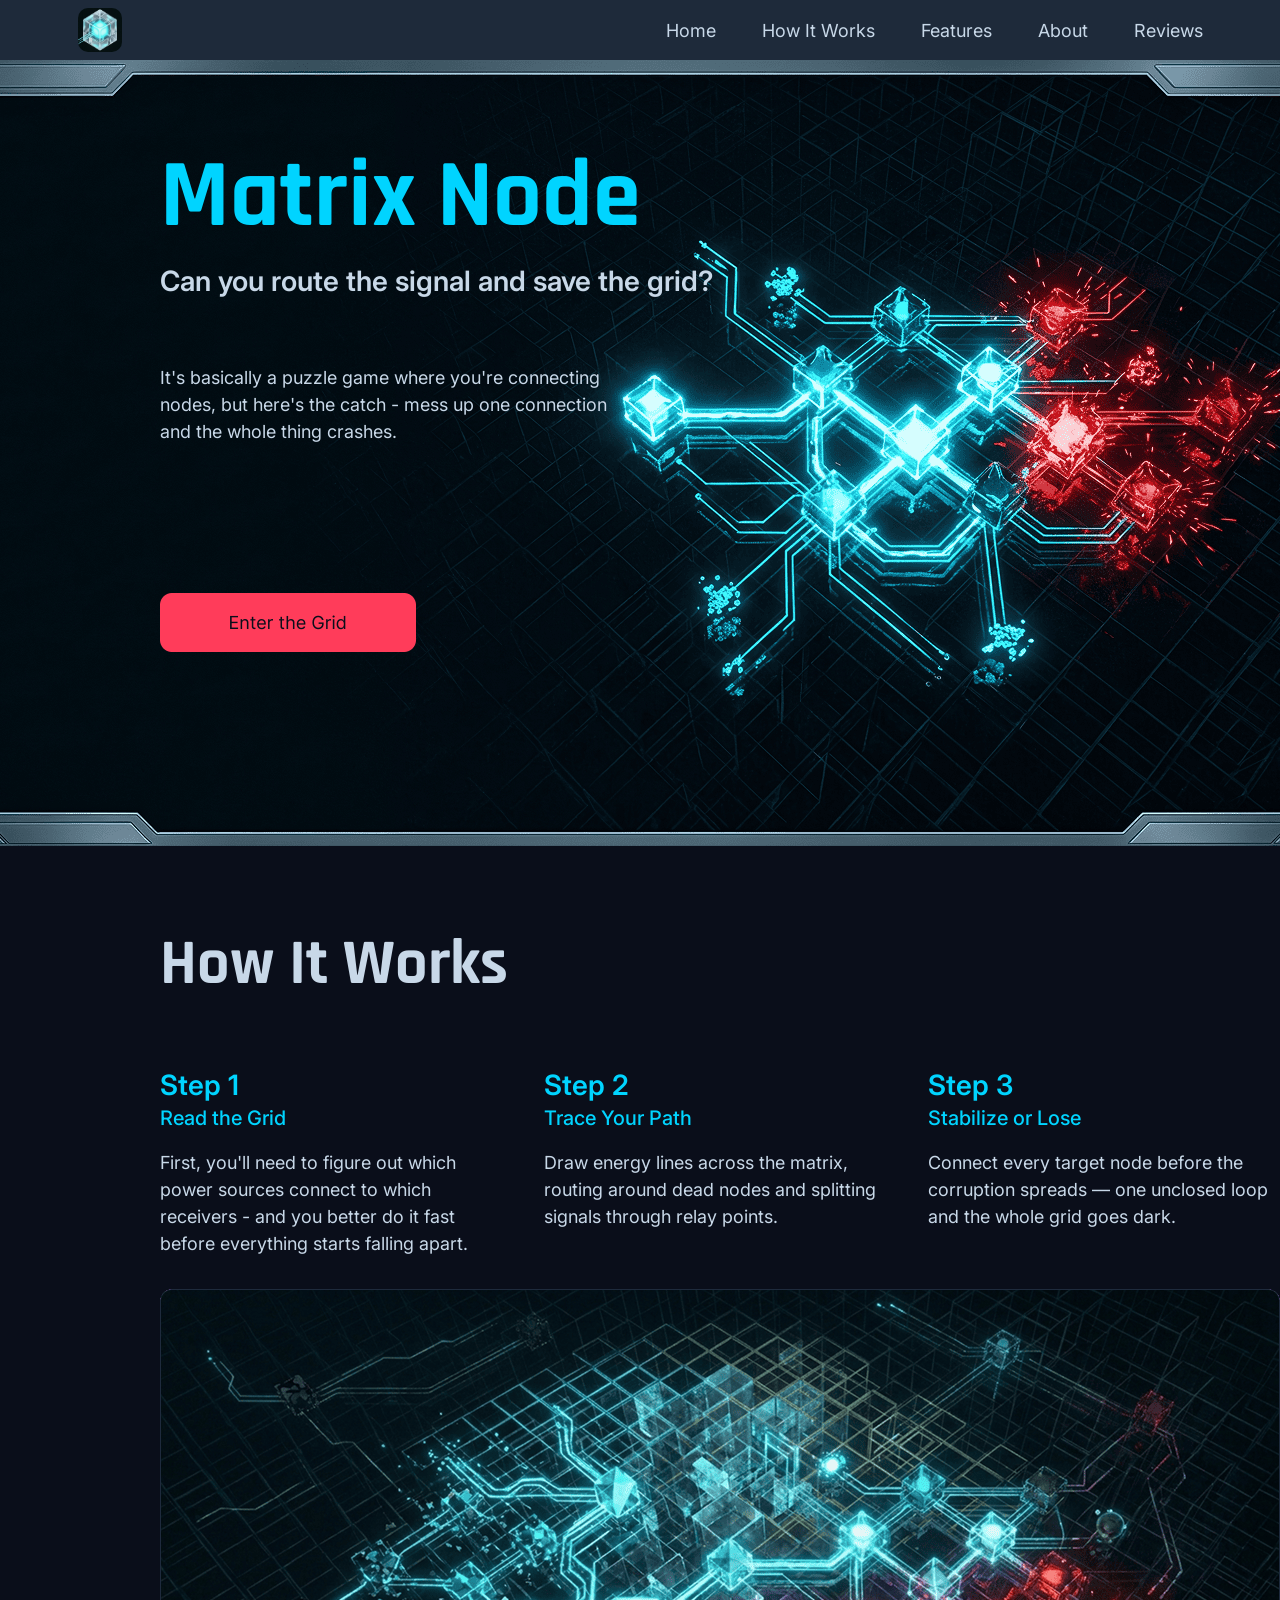
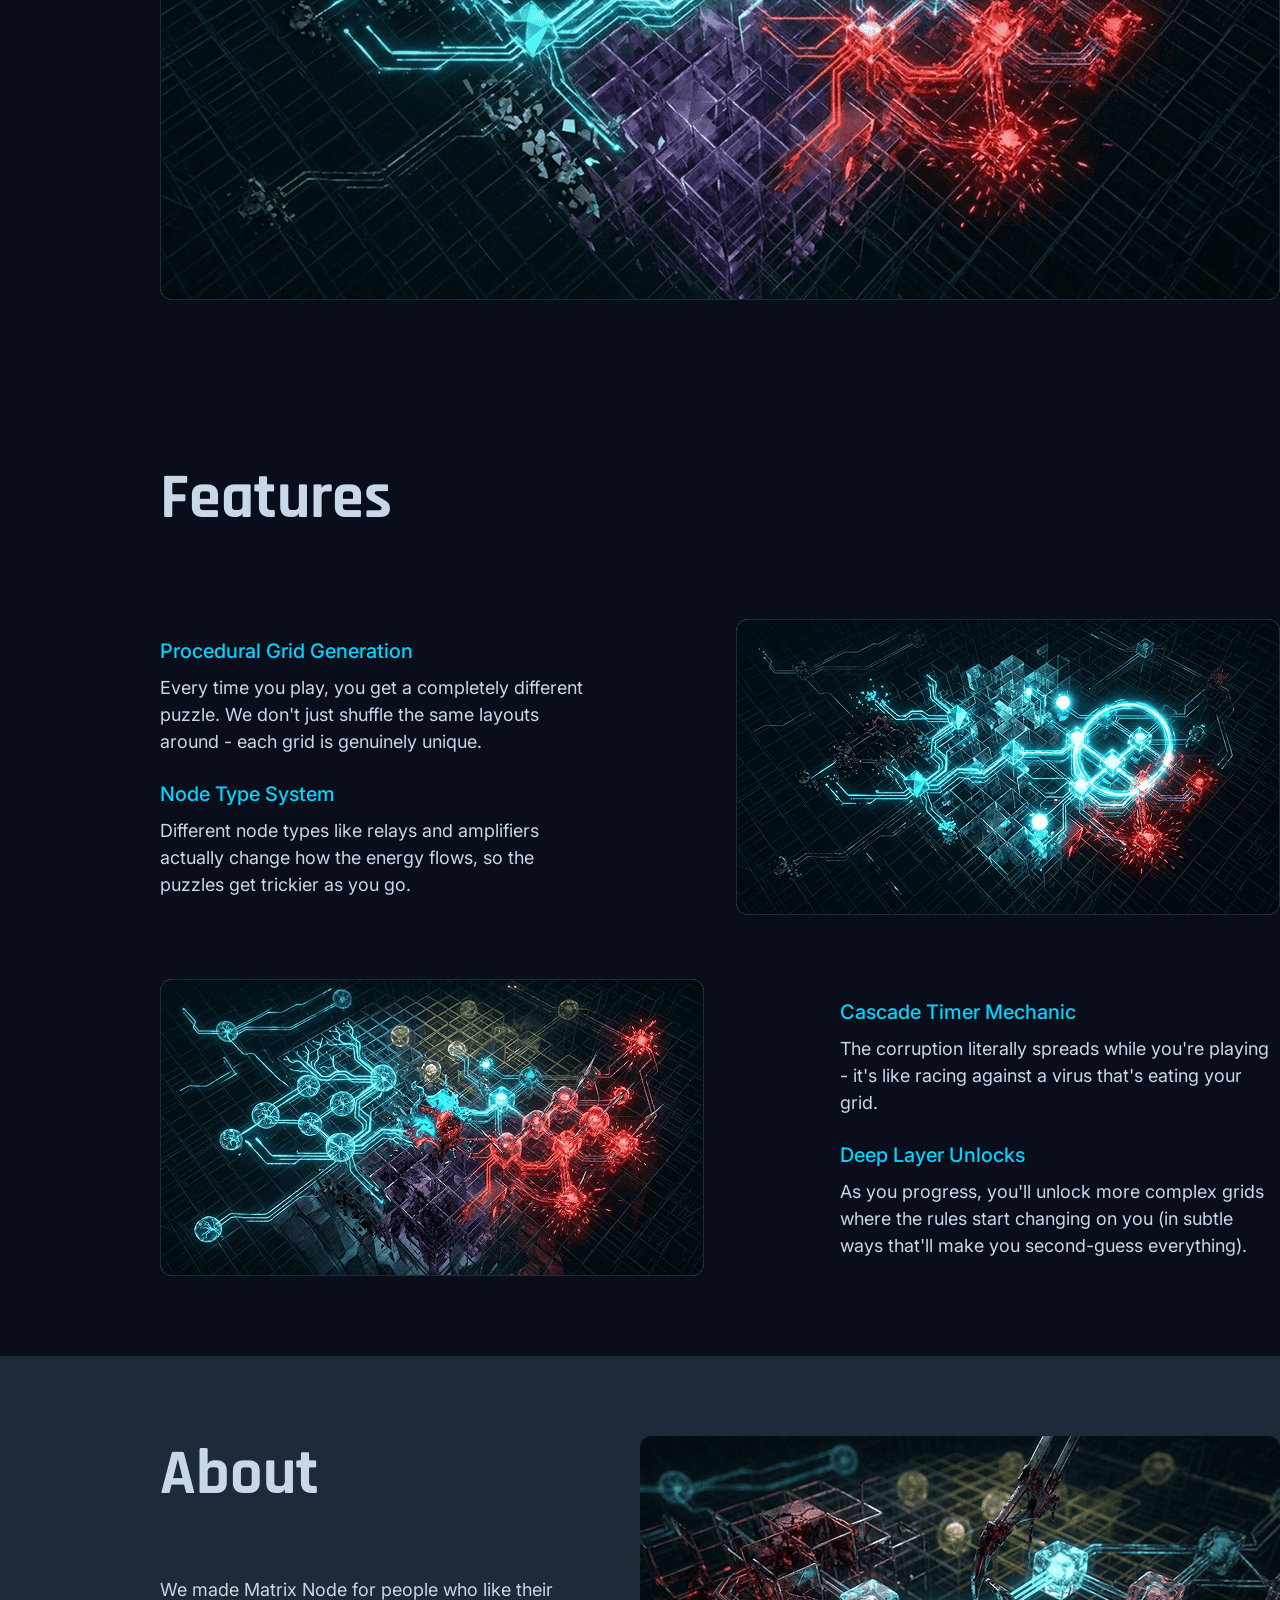
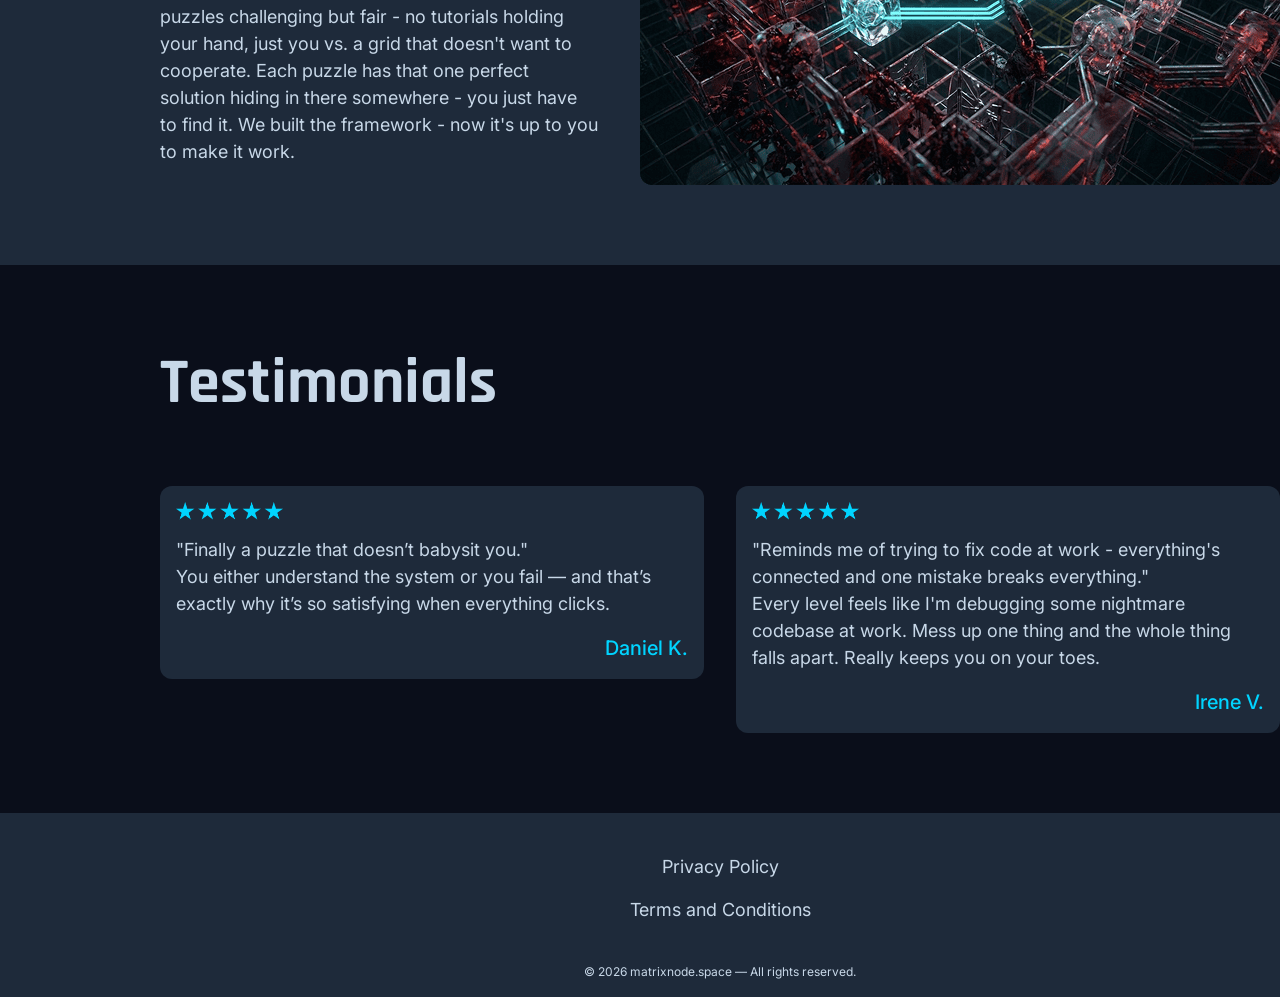
<file: index.html>
<!doctype html>
<html lang="en">
  <head>
    <meta charset="UTF-8" />
    <meta name="viewport" content="width=device-width, initial-scale=1.0" />
    <meta name="description" content="" />
    <title>Matrix Node</title>
    <link rel="icon" href="img/500x500.png" />

    <link rel="stylesheet" type="text/css" href="slick/slick.css" />
    <link rel="stylesheet" href="css/main.css" />
  </head>

  <body>
    <header class="p-e-header">
      <div class="p-e-header-background"></div>
      <nav class="p-e-navigation">
        <ul class="p-e-navigation-list">
          <li class="p-e-navigation-item">
            <a href="/">
              <img
                class="p-e-title-img p-e-navigation-img"
                alt="logo"
                src="img/500x500.png"
                style="width: 44px; height: 44px; border-radius: 10px"
              />
            </a>
          </li>
          <li class="p-e-navigation-item">
            <a href="/" class="p-e-navigation-link">Home</a>
          </li>
          <li class="p-e-navigation-item">
            <a href="/#why" class="p-e-navigation-link">How It Works</a>
          </li>
          <li class="p-e-navigation-item">
            <a href="/#about" class="p-e-navigation-link">Features</a>
          </li>
          <li class="p-e-navigation-item">
            <a href="/#faq" class="p-e-navigation-link">About</a>
          </li>
          <li class="p-e-navigation-item">
            <a href="/#reviews" class="p-e-navigation-link">Reviews</a>
          </li>
        </ul>

        <div class="p-e-header-button-wrapper">
          <a href="/" class="p-e-policy-terms-header-icon-menu">
            <img
              href="/"
              class="p-e-title-img"
              alt="logo"
              src="img/500x500.png"
              style="width: 44px; height: 44px; border-radius: 10px"
            />
          </a>

          <button type="button" class="p-e-header-icon-button" data-menu-button>
            <svg
              class="p-e-header-icon p-e-header-icon-menu"
              width="64"
              height="64"
              viewBox="0 0 64 64"
              fill="none"
              xmlns="http://www.w3.org/2000/svg"
            >
              <path
                d="M44 40L20 40"
                stroke="#C8D8E8"
                stroke-width="2"
                stroke-linecap="round"
              />
              <path
                d="M44 32L20 32"
                stroke="#C8D8E8"
                stroke-width="2"
                stroke-linecap="round"
              />
              <path
                d="M44 24L20 24"
                stroke="#C8D8E8"
                stroke-width="2"
                stroke-linecap="round"
              />
            </svg>

            <svg
              class="p-e-header-icon p-e-header-icon-close"
              width="64"
              height="64"
              viewBox="0 0 64 64"
              fill="none"
              xmlns="http://www.w3.org/2000/svg"
            >
              <path
                d="M44 40L20 40"
                stroke="#C8D8E8"
                stroke-width="2"
                stroke-linecap="round"
              />
              <path
                d="M44 32L20 32"
                stroke="#C8D8E8"
                stroke-width="2"
                stroke-linecap="round"
              />
              <path
                d="M44 24L20 24"
                stroke="#C8D8E8"
                stroke-width="2"
                stroke-linecap="round"
              />
            </svg>
          </button>
        </div>
      </nav>
    </header>

    <main>
      <section class="p-e-home" id="home">
        <div class="p-e-home-container">
          <div class="p-e-home-container-top">
            <h1 class="p-e-home-title">Matrix Node</h1>
            <p class="p-e-home-text">
              Can you route the signal and save the grid?
            </p>
            <p class="p-e-home-text-two">
              It's basically a puzzle game where you're connecting nodes, but
              here's the catch - mess up one connection and the whole thing
              crashes.
            </p>
            <a href="#" target="_blank">
              <img
                class="p-e-home-link"
                src="./img/Button.png"
                alt="google play"
              />
            </a>
          </div>
        </div>
      </section>
      <article class="p-e-why" id="why">
        <span style="display: none"
          >Generated: 2026-05-16, Hash: p-e-qk-p-e-39fd7x</span
        >

        <div class="p-e-why-container">
          <h2 class="p-e-about-title">How It Works</h2>
          <dl class="p-e-why-list">
            <div class="p-e-why-item">
              <dt class="p-e-why-text">Step 1</dt>
              <dd class="p-e-why-text-bold">Read the Grid</dd>
              <dd class="p-e-why-text-two">
                First, you'll need to figure out which power sources connect to
                which receivers - and you better do it fast before everything
                starts falling apart.
              </dd>
            </div>
            <div class="p-e-why-item">
              <dt class="p-e-why-text">Step 2</dt>
              <dd class="p-e-why-text-bold">Trace Your Path</dd>
              <dd class="p-e-why-text-two">
                Draw energy lines across the matrix, routing around dead nodes
                and splitting signals through relay points.
              </dd>
            </div>
            <div class="p-e-why-item">
              <dt class="p-e-why-text">Step 3</dt>
              <dd class="p-e-why-text-bold">Stabilize or Lose</dd>
              <dd class="p-e-why-text-two">
                Connect every target node before the corruption spreads — one
                unclosed loop and the whole grid goes dark.
              </dd>
            </div>
          </dl>
        </div>
      </article>
      <section class="p-e-about" id="about">
        <div class="p-e-about-container">
          <h2 class="p-e-about-title">Features</h2>
          <ul class="p-e-about-list">
            <li class="p-e-about-item">
              <p class="p-e-about-text">Procedural Grid Generation</p>
              <p class="p-e-about-text-bold">
                Every time you play, you get a completely different puzzle. We
                don't just shuffle the same layouts around - each grid is
                genuinely unique.
              </p>
            </li>
            <li class="p-e-about-item">
              <p class="p-e-about-text">Node Type System</p>
              <p class="p-e-about-text-bold">
                Different node types like relays and amplifiers actually change
                how the energy flows, so the puzzles get trickier as you go.
              </p>
            </li>
          </ul>
          <ul class="p-e-about-list p-e-about-list-two">
            <li class="p-e-about-item">
              <p class="p-e-about-text">Cascade Timer Mechanic</p>
              <p class="p-e-about-text-bold">
                The corruption literally spreads while you're playing - it's
                like racing against a virus that's eating your grid.
              </p>
            </li>
            <li class="p-e-about-item">
              <p class="p-e-about-text">Deep Layer Unlocks</p>
              <p class="p-e-about-text-bold">
                As you progress, you'll unlock more complex grids where the
                rules start changing on you (in subtle ways that'll make you
                second-guess everything).
              </p>
            </li>
          </ul>
        </div>
      </section>
      <section class="p-e-faq" id="faq">
        <div class="p-e-faq-container">
          <h2 class="p-e-about-title">About</h2>

          <p class="p-e-faq-item">
            We made Matrix Node for people who like their puzzles challenging
            but fair - no tutorials holding your hand, just you vs. a grid that
            doesn't want to cooperate. Each puzzle has that one perfect solution
            hiding in there somewhere - you just have to find it. We built the
            framework - now it's up to you to make it work.
          </p>
        </div>
      </section>
      <section class="p-e-reviews" id="reviews">
        <div class="p-e-reviews-container">
          <h2 class="p-e-about-title">Testimonials</h2>
          <div class="p-e-reviews-list">
            <div class="p-e-reviews-item">
              <figure>
                <img
                  class="p-e-reviews-img"
                  src="/img/Review Rating.png"
                  alt="stars"
                />
              </figure>

              <p class="p-e-reviews-text-bold">
                "Finally a puzzle that doesn’t babysit you." <br />
                You either understand the system or you fail — and that’s
                exactly why it’s so satisfying when everything clicks.
              </p>

              <p class="p-e-reviews-text">Daniel K.</p>
            </div>
            <div class="p-e-reviews-item">
              <figure>
                <img
                  class="p-e-reviews-img"
                  src="/img/Review Rating.png"
                  alt="stars"
                />
              </figure>

              <p class="p-e-reviews-text-bold">
                "Reminds me of trying to fix code at work - everything's
                connected and one mistake breaks everything." <br />
                Every level feels like I'm debugging some nightmare codebase at
                work. Mess up one thing and the whole thing falls apart. Really
                keeps you on your toes.
              </p>

              <p class="p-e-reviews-text">Irene V.</p>
            </div>
            <div class="p-e-reviews-item">
              <figure>
                <img
                  class="p-e-reviews-img"
                  src="/img/Review Rating (1).png"
                  alt="stars"
                />
              </figure>

              <p class="p-e-reviews-text-bold">
                "It's tough as hell, but at least it's not cheap about it."
                <br />
                Had to retry some levels like 5-6 times, but it never felt like
                BS. The answer's always right there if you look hard enough.
              </p>

              <p class="p-e-reviews-text">Mark T.</p>
            </div>
          </div>
        </div>
      </section>
    </main>
    <footer class="p-e-footer" style="margin: auto; background: #1e2a3a">
      <div class="p-e-footer-container">
        <div class="p-e-footer-wrapper">
          <a class="p-e-footer-text" href="/policy.html">Privacy Policy</a>
          <a class="p-e-footer-text" href="/terms.html"
            >Terms and Conditions
          </a>
        </div>
        <p class="p-e-footer-copyright">
          © 2026 matrixnode.space — All rights reserved.
        </p>
      </div>
    </footer>
    <script src="js/mobile-menu.js"></script>
    <script src="js/jquery-loc-p-e-0.js"></script>
    <script type="text/javascript" src="slick/slick.min.js"></script>
    <script src="js/slick.js"></script>
  </body>
</html>
</file>
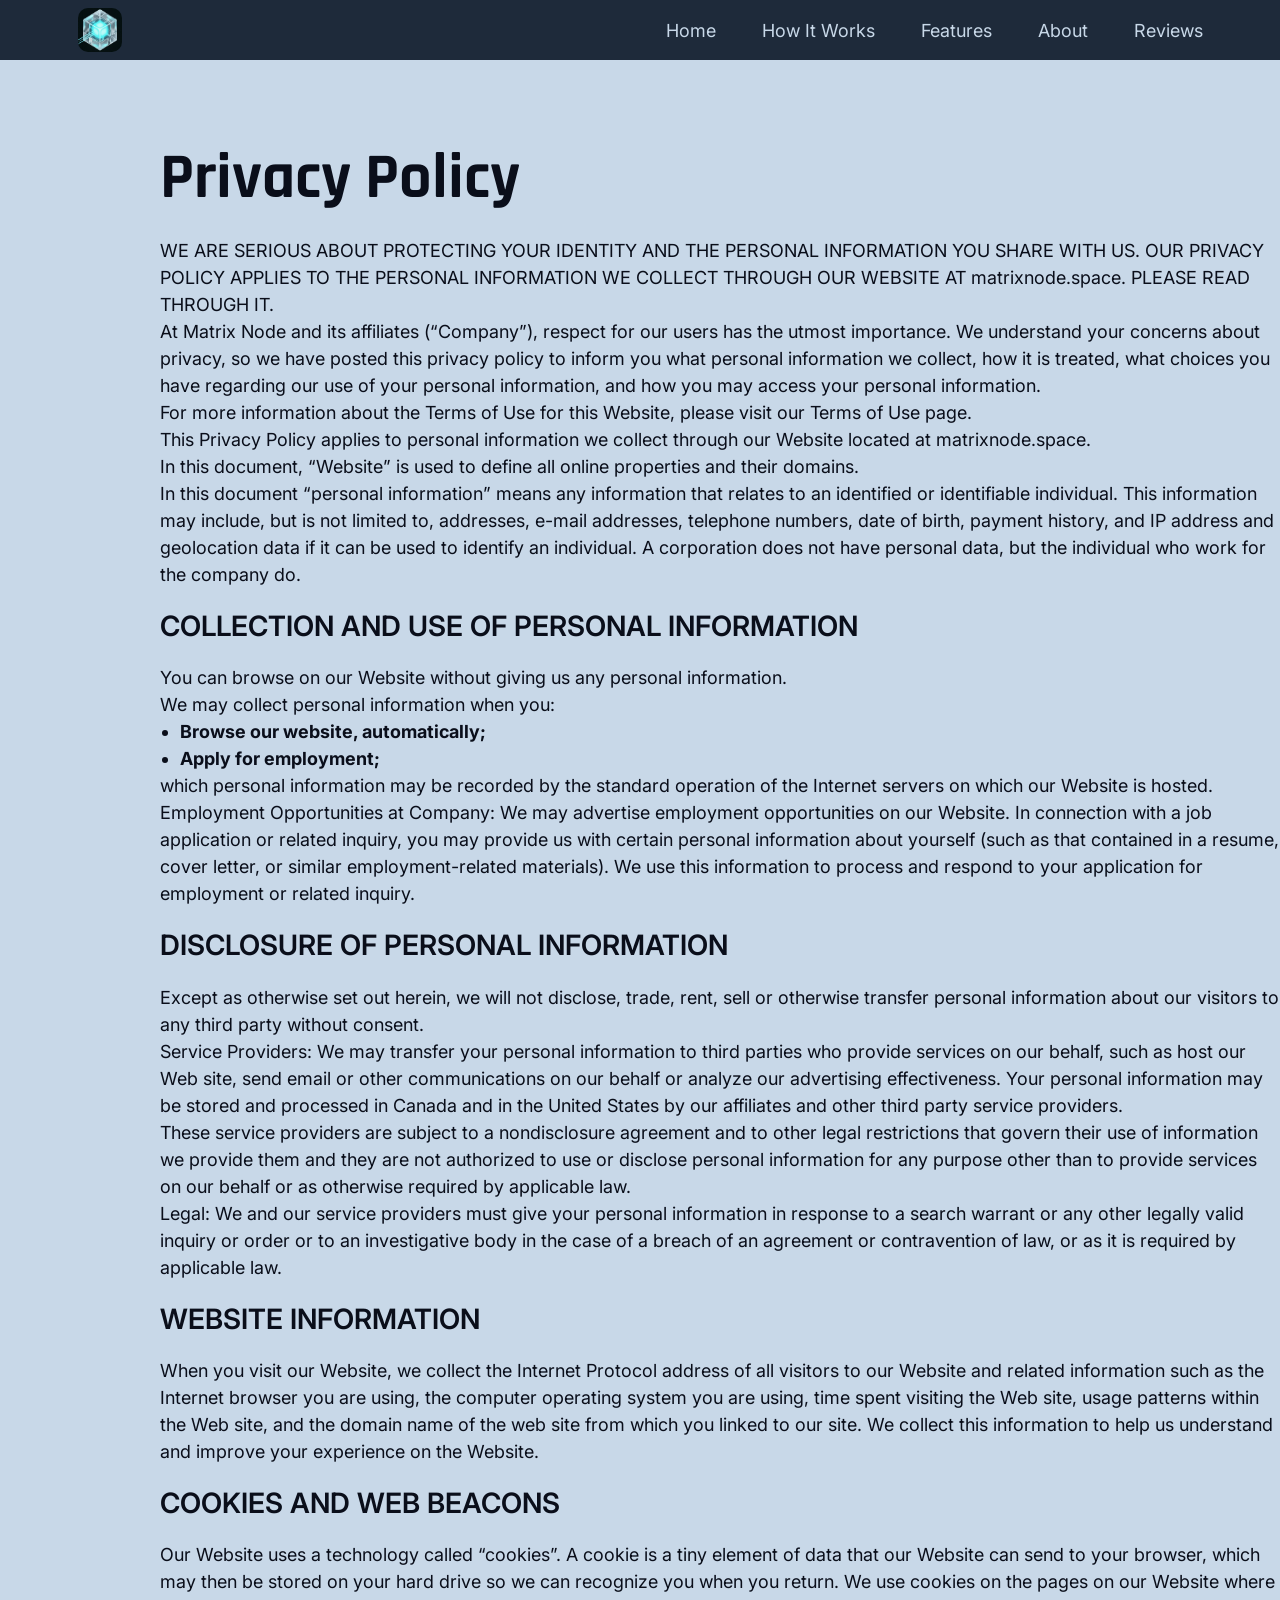
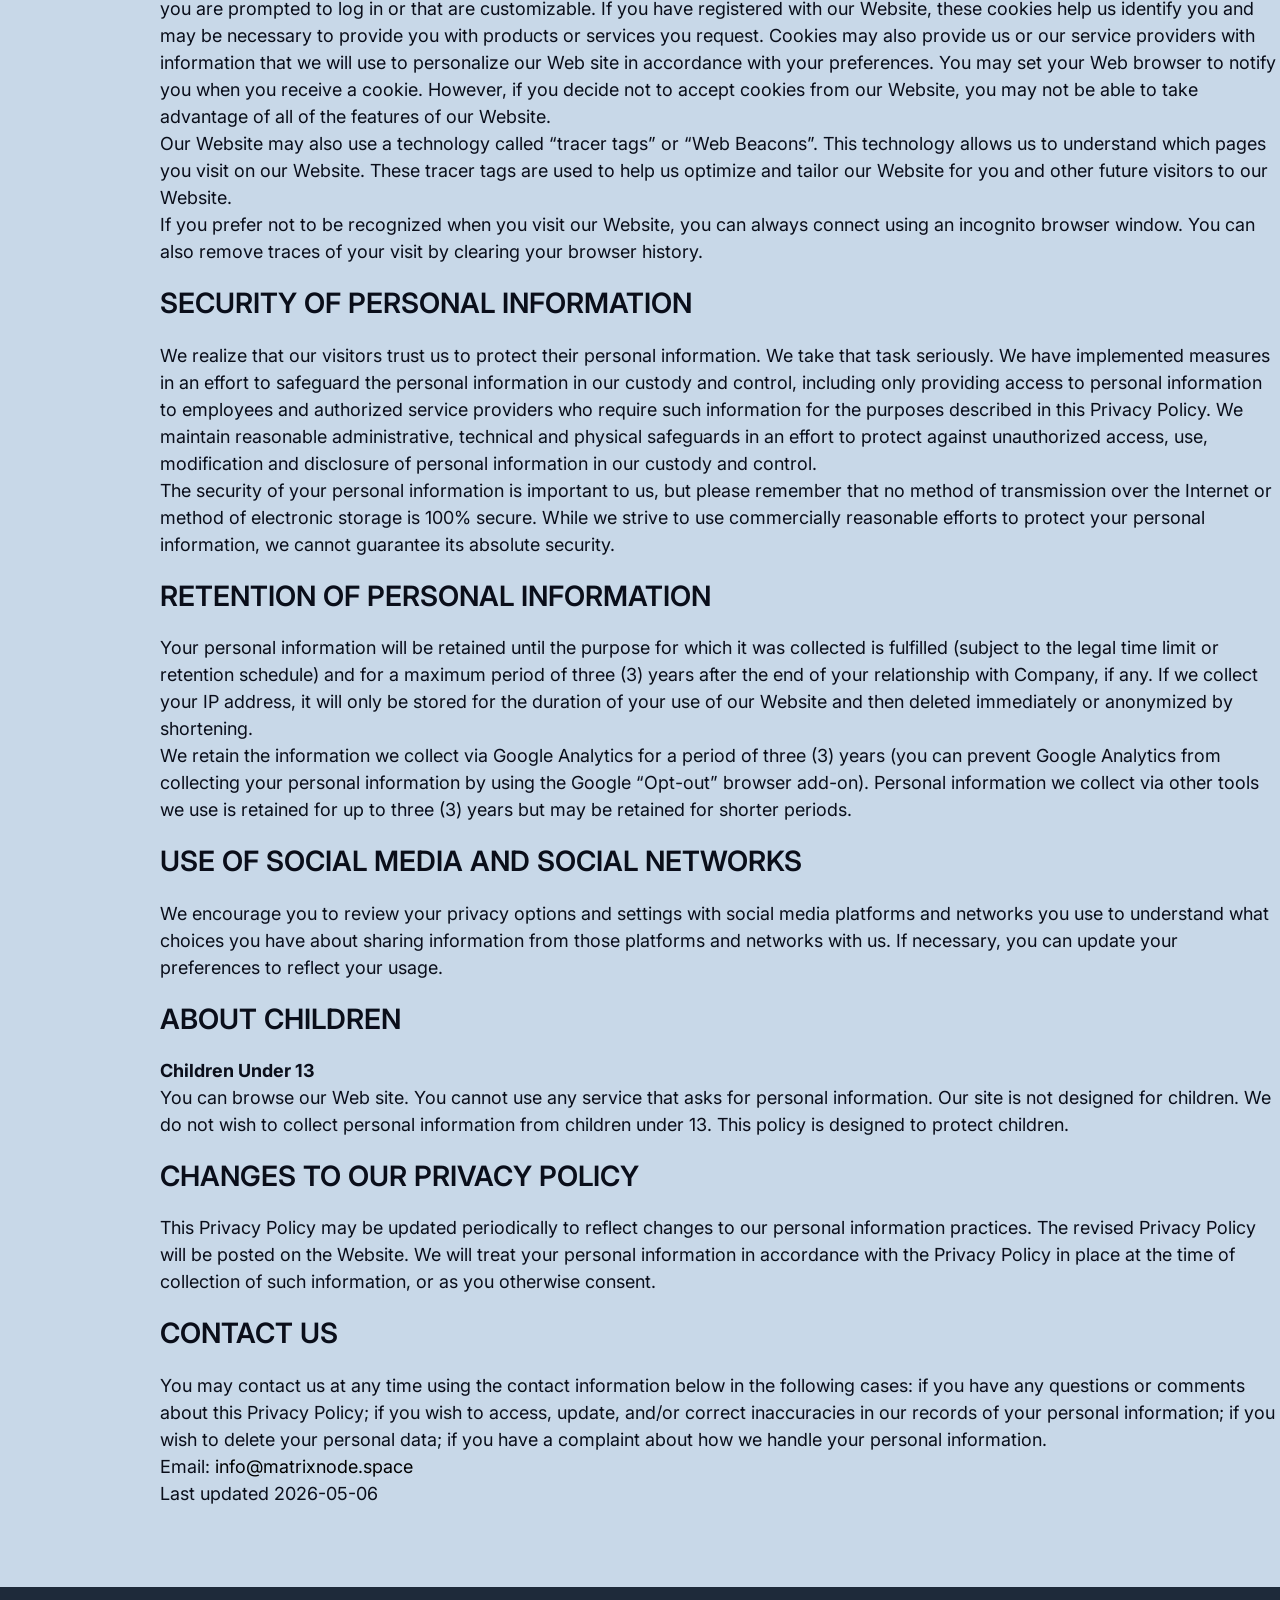
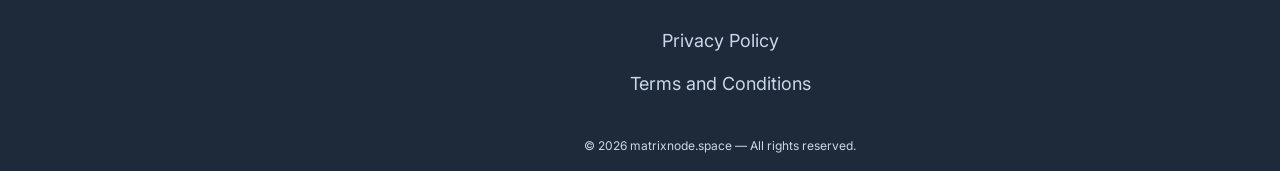
<file: policy.html>
<!doctype html>
<html lang="en">
  <head>
    <meta charset="UTF-8" />
    <meta name="viewport" content="width=device-width, initial-scale=1.0" />

    <title>Privacy Policy</title>
    <link rel="icon" href="img/500x500.png" />

    <link rel="stylesheet" type="text/css" href="slick/slick.css" />
    <link rel="stylesheet" href="css/main.css" />
  </head>

  <body>
    <header class="p-e-header">
      <div class="p-e-header-background"></div>
      <nav class="p-e-navigation">
        <ul class="p-e-navigation-list">
          <li class="p-e-navigation-item">
            <a href="/">
              <img
                class="p-e-title-img p-e-navigation-img"
                alt="logo"
                src="img/500x500.png"
                style="width: 44px; height: 44px; border-radius: 10px"
              />
            </a>
          </li>
          <li class="p-e-navigation-item">
            <a href="/" class="p-e-navigation-link">Home</a>
          </li>
          <li class="p-e-navigation-item">
            <a href="/#why" class="p-e-navigation-link">How It Works</a>
          </li>
          <li class="p-e-navigation-item">
            <a href="/#about" class="p-e-navigation-link">Features</a>
          </li>
          <li class="p-e-navigation-item">
            <a href="/#faq" class="p-e-navigation-link">About</a>
          </li>
          <li class="p-e-navigation-item">
            <a href="/#reviews" class="p-e-navigation-link">Reviews</a>
          </li>
        </ul>

        <div class="p-e-header-button-wrapper">
          <a href="/" class="p-e-policy-terms-header-icon-menu">
            <img
              href="/"
              class="p-e-title-img"
              alt="logo"
              src="img/500x500.png"
              style="width: 44px; height: 44px; border-radius: 10px"
            />
          </a>

          <button type="button" class="p-e-header-icon-button" data-menu-button>
            <svg
              class="p-e-header-icon p-e-header-icon-menu"
              width="64"
              height="64"
              viewBox="0 0 64 64"
              fill="none"
              xmlns="http://www.w3.org/2000/svg"
            >
              <path
                d="M44 40L20 40"
                stroke="#C8D8E8"
                stroke-width="2"
                stroke-linecap="round"
              />
              <path
                d="M44 32L20 32"
                stroke="#C8D8E8"
                stroke-width="2"
                stroke-linecap="round"
              />
              <path
                d="M44 24L20 24"
                stroke="#C8D8E8"
                stroke-width="2"
                stroke-linecap="round"
              />
            </svg>

            <svg
              class="p-e-header-icon p-e-header-icon-close"
              width="64"
              height="64"
              viewBox="0 0 64 64"
              fill="none"
              xmlns="http://www.w3.org/2000/svg"
            >
              <path
                d="M44 40L20 40"
                stroke="#C8D8E8"
                stroke-width="2"
                stroke-linecap="round"
              />
              <path
                d="M44 32L20 32"
                stroke="#C8D8E8"
                stroke-width="2"
                stroke-linecap="round"
              />
              <path
                d="M44 24L20 24"
                stroke="#C8D8E8"
                stroke-width="2"
                stroke-linecap="round"
              />
            </svg>
          </button>
        </div>
      </nav>
    </header>

    <main>
      <section style="background: #c8d8e8">
        <div class="p-e-policy-terms-container">
          <h1>Privacy Policy</h1>
          <p>
            WE ARE SERIOUS ABOUT PROTECTING YOUR IDENTITY AND THE PERSONAL
            INFORMATION YOU SHARE WITH US. OUR PRIVACY POLICY APPLIES TO THE
            PERSONAL INFORMATION WE COLLECT THROUGH OUR WEBSITE AT
            <span class="app-domain">matrixnode.space</span>. PLEASE READ
            THROUGH IT.
          </p>
          <p>
            At <span class="name">Matrix Node</span> and its affiliates
            (“Company”), respect for our users has the utmost importance. We
            understand your concerns about privacy, so we have posted this
            privacy policy to inform you what personal information we collect,
            how it is treated, what choices you have regarding our use of your
            personal information, and how you may access your personal
            information.
          </p>
          <p>
            For more information about the Terms of Use for this Website, please
            visit our Terms of Use page.
          </p>
          <p>
            This Privacy Policy applies to personal information we collect
            through our Website located at
            <span class="app-domain">matrixnode.space</span>.
          </p>
          <p>
            In this document, “Website” is used to define all online properties
            and their domains.
          </p>
          <p>
            In this document “personal information” means any information that
            relates to an identified or identifiable individual. This
            information may include, but is not limited to, addresses, e-mail
            addresses, telephone numbers, date of birth, payment history, and IP
            address and geolocation data if it can be used to identify an
            individual. A corporation does not have personal data, but the
            individual who work for the company do.
          </p>
          <h3>COLLECTION AND USE OF PERSONAL INFORMATION</h3>
          <p>
            You can browse on our Website without giving us any personal
            information.
          </p>
          <p>We may collect personal information when you:</p>
          <ul>
            <li>
              <strong>Browse our website, automatically;</strong>
            </li>
            <li><strong>Apply for employment;</strong></li>
          </ul>
          <p>
            which personal information may be recorded by the standard operation
            of the Internet servers on which our Website is hosted.
          </p>
          <p>
            Employment Opportunities at Company: We may advertise employment
            opportunities on our Website. In connection with a job application
            or related inquiry, you may provide us with certain personal
            information about yourself (such as that contained in a resume,
            cover letter, or similar employment-related materials). We use this
            information to process and respond to your application for
            employment or related inquiry.
          </p>
          <h3>DISCLOSURE OF PERSONAL INFORMATION</h3>
          <p>
            Except as otherwise set out herein, we will not disclose, trade,
            rent, sell or otherwise transfer personal information about our
            visitors to any third party without consent.
          </p>
          <p>
            Service Providers: We may transfer your personal information to
            third parties who provide services on our behalf, such as host our
            Web site, send email or other communications on our behalf or
            analyze our advertising effectiveness. Your personal information may
            be stored and processed in Canada and in the United States by our
            affiliates and other third party service providers.
          </p>
          <p>
            These service providers are subject to a nondisclosure agreement and
            to other legal restrictions that govern their use of information we
            provide them and they are not authorized to use or disclose personal
            information for any purpose other than to provide services on our
            behalf or as otherwise required by applicable law.
          </p>
          <p>
            Legal: We and our service providers must give your personal
            information in response to a search warrant or any other legally
            valid inquiry or order or to an investigative body in the case of a
            breach of an agreement or contravention of law, or as it is required
            by applicable law.
          </p>
          <h3>WEBSITE INFORMATION</h3>
          <p>
            When you visit our Website, we collect the Internet Protocol address
            of all visitors to our Website and related information such as the
            Internet browser you are using, the computer operating system you
            are using, time spent visiting the Web site, usage patterns within
            the Web site, and the domain name of the web site from which you
            linked to our site. We collect this information to help us
            understand and improve your experience on the Website.
          </p>
          <h3>COOKIES AND WEB BEACONS</h3>
          <p>
            Our Website uses a technology called “cookies”. A cookie is a tiny
            element of data that our Website can send to your browser, which may
            then be stored on your hard drive so we can recognize you when you
            return. We use cookies on the pages on our Website where you are
            prompted to log in or that are customizable. If you have registered
            with our Website, these cookies help us identify you and may be
            necessary to provide you with products or services you request.
            Cookies may also provide us or our service providers with
            information that we will use to personalize our Web site in
            accordance with your preferences. You may set your Web browser to
            notify you when you receive a cookie. However, if you decide not to
            accept cookies from our Website, you may not be able to take
            advantage of all of the features of our Website.
          </p>
          <p>
            Our Website may also use a technology called “tracer tags” or “Web
            Beacons”. This technology allows us to understand which pages you
            visit on our Website. These tracer tags are used to help us optimize
            and tailor our Website for you and other future visitors to our
            Website.
          </p>
          <p>
            If you prefer not to be recognized when you visit our Website, you
            can always connect using an incognito browser window. You can also
            remove traces of your visit by clearing your browser history.
          </p>
          <h3>SECURITY OF PERSONAL INFORMATION</h3>
          <p>
            We realize that our visitors trust us to protect their personal
            information. We take that task seriously. We have implemented
            measures in an effort to safeguard the personal information in our
            custody and control, including only providing access to personal
            information to employees and authorized service providers who
            require such information for the purposes described in this Privacy
            Policy. We maintain reasonable administrative, technical and
            physical safeguards in an effort to protect against unauthorized
            access, use, modification and disclosure of personal information in
            our custody and control.
          </p>
          <p>
            The security of your personal information is important to us, but
            please remember that no method of transmission over the Internet or
            method of electronic storage is 100% secure. While we strive to use
            commercially reasonable efforts to protect your personal
            information, we cannot guarantee its absolute security.
          </p>
          <h3>RETENTION OF PERSONAL INFORMATION</h3>
          <p>
            Your personal information will be retained until the purpose for
            which it was collected is fulfilled (subject to the legal time limit
            or retention schedule) and for a maximum period of three (3) years
            after the end of your relationship with Company, if any. If we
            collect your IP address, it will only be stored for the duration of
            your use of our Website and then deleted immediately or anonymized
            by shortening.
          </p>
          <p>
            We retain the information we collect via Google Analytics for a
            period of three (3) years (you can prevent Google Analytics from
            collecting your personal information by using the Google “Opt-out”
            browser add-on). Personal information we collect via other tools we
            use is retained for up to three (3) years but may be retained for
            shorter periods.
          </p>
          <h3>USE OF SOCIAL MEDIA AND SOCIAL NETWORKS</h3>
          <p>
            We encourage you to review your privacy options and settings with
            social media platforms and networks you use to understand what
            choices you have about sharing information from those platforms and
            networks with us. If necessary, you can update your preferences to
            reflect your usage.
          </p>
          <h3>ABOUT CHILDREN</h3>
          <p><strong>Children Under 13</strong></p>
          <p>
            You can browse our Web site. You cannot use any service that asks
            for personal information. Our site is not designed for children. We
            do not wish to collect personal information from children under 13.
            This policy is designed to protect children.
          </p>
          <h3>CHANGES TO OUR PRIVACY POLICY</h3>
          <p>
            This Privacy Policy may be updated periodically to reflect changes
            to our personal information practices. The revised Privacy Policy
            will be posted on the Website. We will treat your personal
            information in accordance with the Privacy Policy in place at the
            time of collection of such information, or as you otherwise consent.
          </p>
          <h3>CONTACT US</h3>
          <p>
            You may contact us at any time using the contact information below
            in the following cases: if you have any questions or comments about
            this Privacy Policy; if you wish to access, update, and/or correct
            inaccuracies in our records of your personal information; if you
            wish to delete your personal data; if you have a complaint about how
            we handle your personal information.
          </p>
          <p>
            Email:
            <a href="mailto:info@matrixnode.space"
              ><span class="domain">info@matrixnode.space</span></a
            >
          </p>
          <p>Last updated <span class="date">2026-05-06</span></p>
        </div>
      </section>
    </main>

    <footer class="p-e-footer" style="margin: auto; background: #1e2a3a">
      <div class="p-e-footer-container">
        <div class="p-e-footer-wrapper">
          <a class="p-e-footer-text" href="/policy.html">Privacy Policy</a>
          <a class="p-e-footer-text" href="/terms.html"
            >Terms and Conditions
          </a>
        </div>
        <p class="p-e-footer-copyright">
          © 2026 matrixnode.space — All rights reserved.
        </p>
      </div>
    </footer>
    <script src="js/mobile-menu.js"></script>
  </body>
</html>
</file>
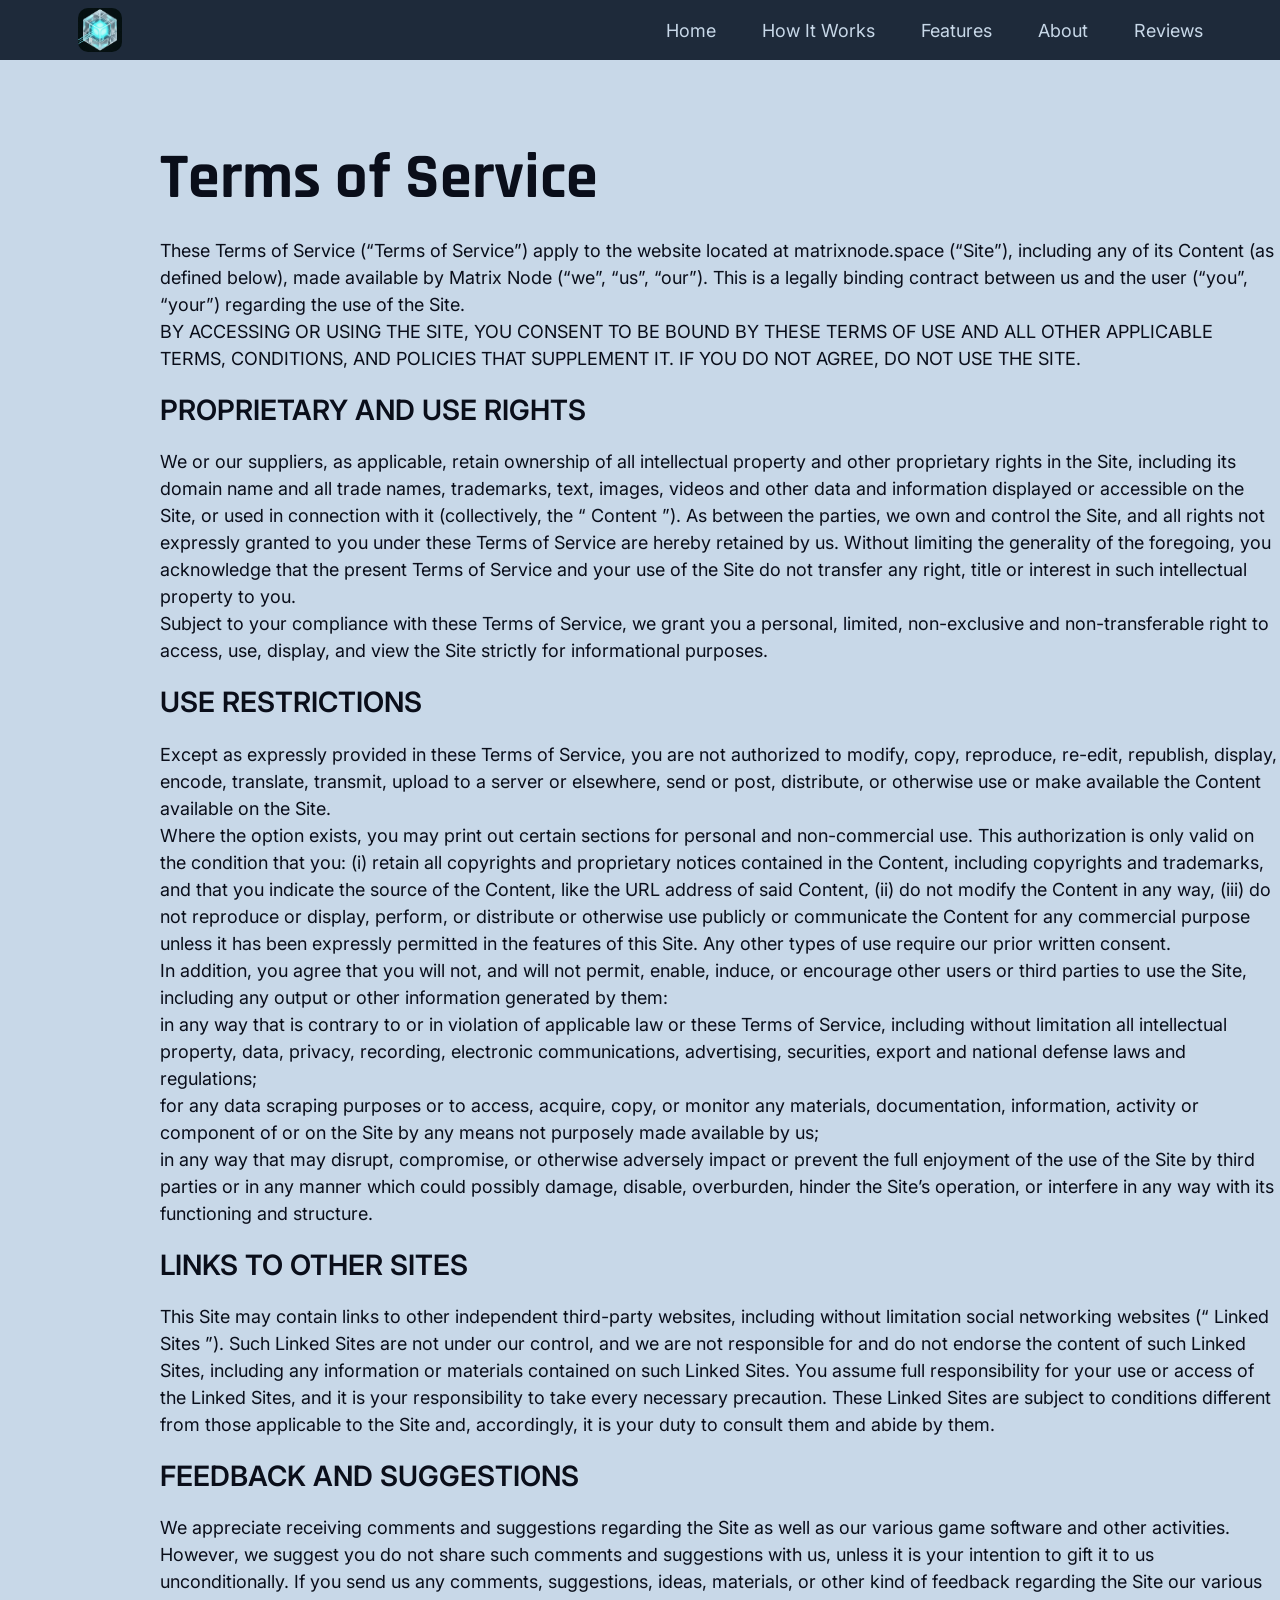
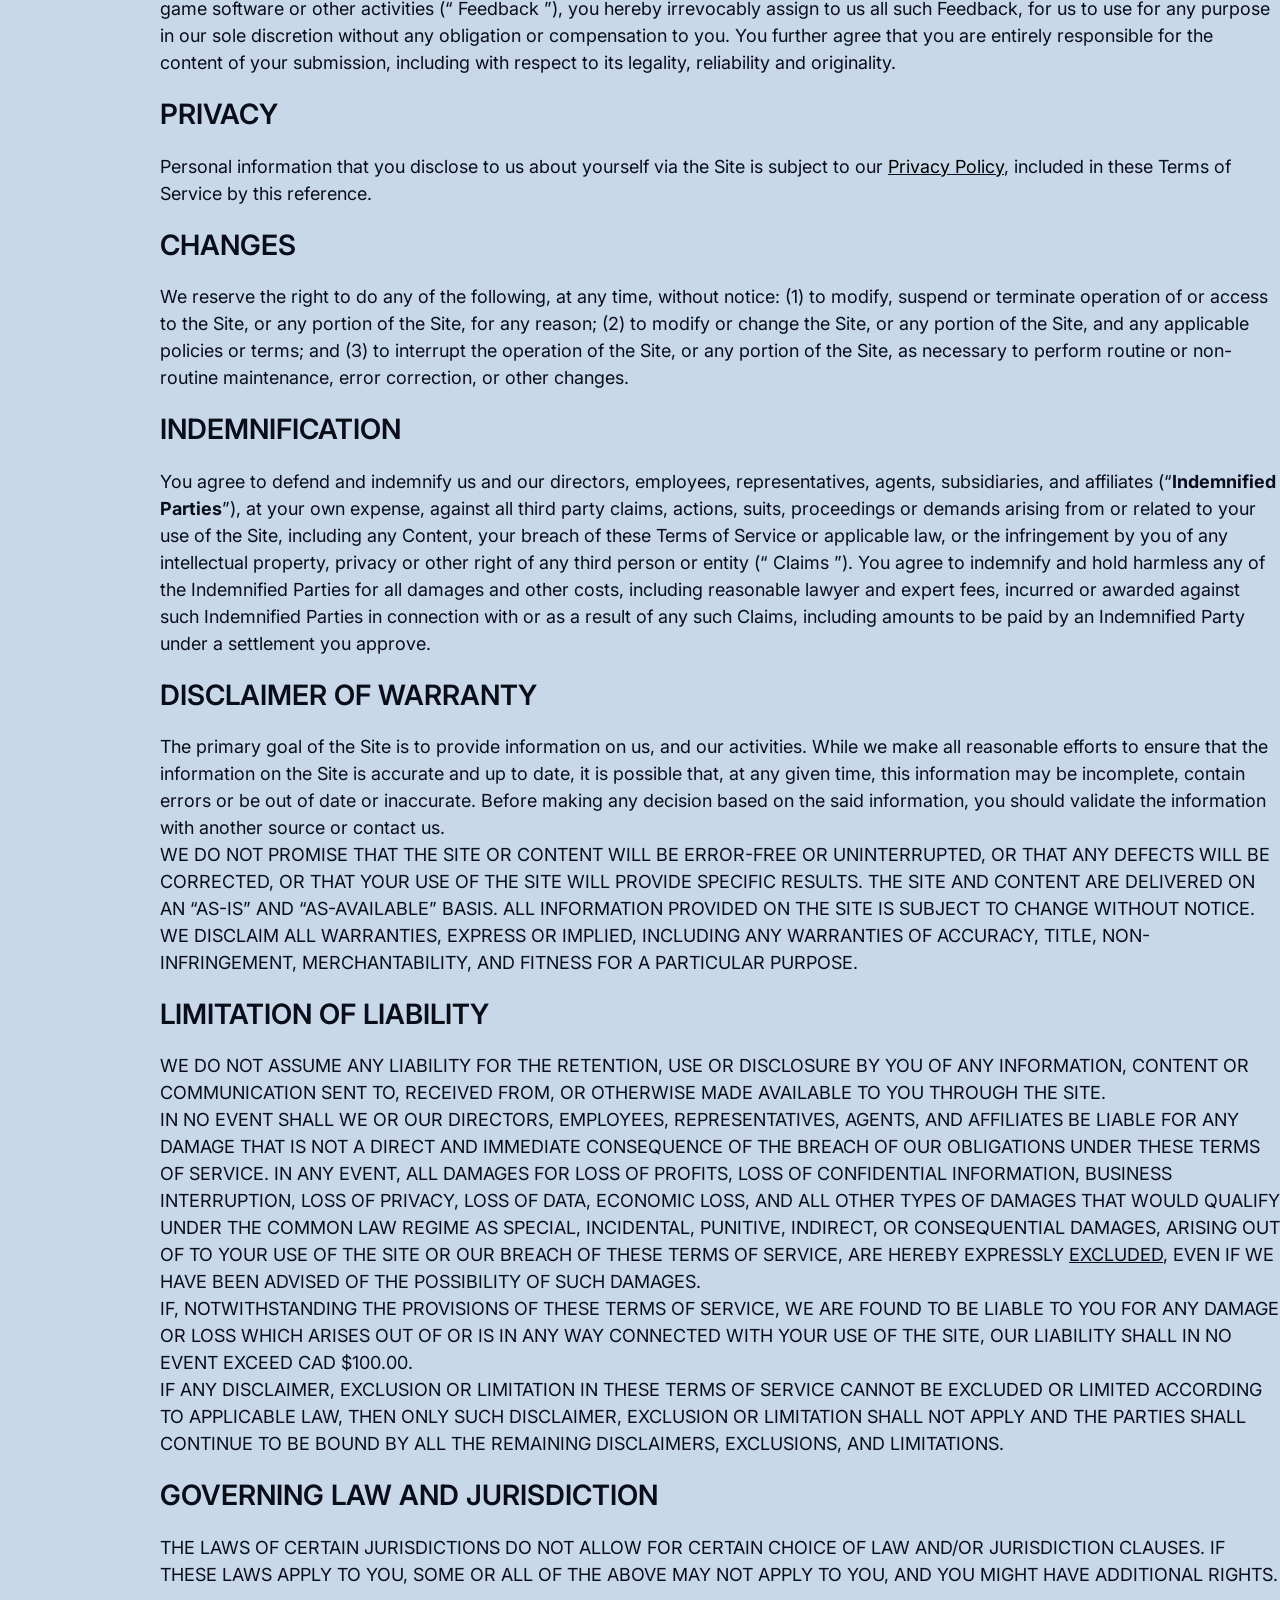
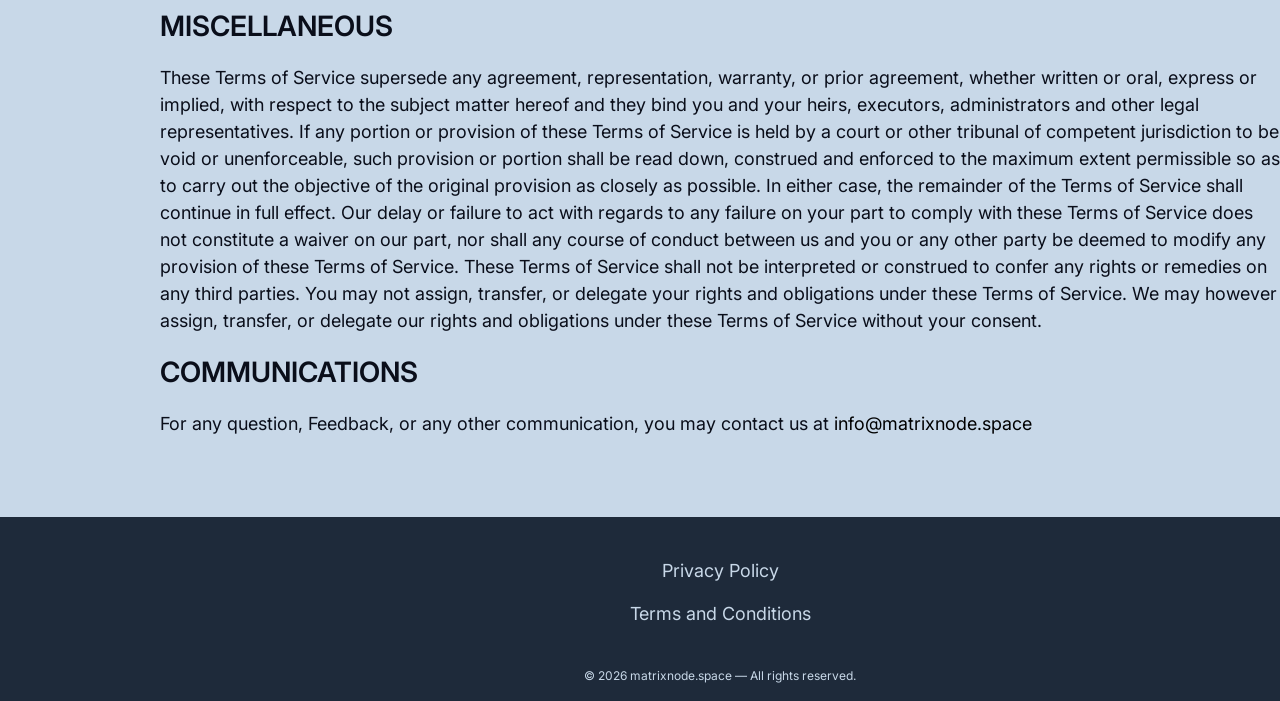
<file: terms.html>
<!doctype html>
<html lang="en">
  <head>
    <meta charset="UTF-8" />
    <meta name="viewport" content="width=device-width, initial-scale=1.0" />

    <title>Terms of Service</title>
    <link rel="icon" href="img/500x500.png" />

    <link rel="stylesheet" type="text/css" href="slick/slick.css" />
    <link rel="stylesheet" href="css/main.css" />
  </head>

  <body>
    <header class="p-e-header">
      <div class="p-e-header-background"></div>
      <nav class="p-e-navigation">
        <ul class="p-e-navigation-list">
          <li class="p-e-navigation-item">
            <a href="/">
              <img
                class="p-e-title-img p-e-navigation-img"
                alt="logo"
                src="img/500x500.png"
                style="width: 44px; height: 44px; border-radius: 10px"
              />
            </a>
          </li>
          <li class="p-e-navigation-item">
            <a href="/" class="p-e-navigation-link">Home</a>
          </li>
          <li class="p-e-navigation-item">
            <a href="/#why" class="p-e-navigation-link">How It Works</a>
          </li>
          <li class="p-e-navigation-item">
            <a href="/#about" class="p-e-navigation-link">Features</a>
          </li>
          <li class="p-e-navigation-item">
            <a href="/#faq" class="p-e-navigation-link">About</a>
          </li>
          <li class="p-e-navigation-item">
            <a href="/#reviews" class="p-e-navigation-link">Reviews</a>
          </li>
        </ul>

        <div class="p-e-header-button-wrapper">
          <a href="/" class="p-e-policy-terms-header-icon-menu">
            <img
              href="/"
              class="p-e-title-img"
              alt="logo"
              src="img/500x500.png"
              style="width: 44px; height: 44px; border-radius: 10px"
            />
          </a>

          <button type="button" class="p-e-header-icon-button" data-menu-button>
            <svg
              class="p-e-header-icon p-e-header-icon-menu"
              width="64"
              height="64"
              viewBox="0 0 64 64"
              fill="none"
              xmlns="http://www.w3.org/2000/svg"
            >
              <path
                d="M44 40L20 40"
                stroke="#C8D8E8"
                stroke-width="2"
                stroke-linecap="round"
              />
              <path
                d="M44 32L20 32"
                stroke="#C8D8E8"
                stroke-width="2"
                stroke-linecap="round"
              />
              <path
                d="M44 24L20 24"
                stroke="#C8D8E8"
                stroke-width="2"
                stroke-linecap="round"
              />
            </svg>

            <svg
              class="p-e-header-icon p-e-header-icon-close"
              width="64"
              height="64"
              viewBox="0 0 64 64"
              fill="none"
              xmlns="http://www.w3.org/2000/svg"
            >
              <path
                d="M44 40L20 40"
                stroke="#C8D8E8"
                stroke-width="2"
                stroke-linecap="round"
              />
              <path
                d="M44 32L20 32"
                stroke="#C8D8E8"
                stroke-width="2"
                stroke-linecap="round"
              />
              <path
                d="M44 24L20 24"
                stroke="#C8D8E8"
                stroke-width="2"
                stroke-linecap="round"
              />
            </svg>
          </button>
        </div>
      </nav>
    </header>
    <main>
      <section style="background: #c8d8e8">
        <div class="p-e-policy-terms-container">
          <h1>Terms of Service</h1>

          <p>
            These Terms of Service (“Terms of Service”) apply to the website
            located at
            <span class="app-domain">matrixnode.space</span>
            (“Site”), including any of its Content (as defined below), made
            available by <span class="name">Matrix Node</span>
            (“we”, “us”, “our”). This is a legally binding contract between us
            and the user (“you”, “your”) regarding the use of the Site.
          </p>
          <p>
            BY ACCESSING OR USING THE SITE, YOU CONSENT TO BE BOUND BY THESE
            TERMS OF USE AND ALL OTHER APPLICABLE TERMS, CONDITIONS, AND
            POLICIES THAT SUPPLEMENT IT. IF YOU DO NOT AGREE, DO NOT USE THE
            SITE.
          </p>
          <h3>PROPRIETARY AND USE RIGHTS</h3>
          <p>
            We or our suppliers, as applicable, retain ownership of all
            intellectual property and other proprietary rights in the Site,
            including its domain name and all trade names, trademarks, text,
            images, videos and other data and information displayed or
            accessible on the Site, or used in connection with it (collectively,
            the “ Content ”). As between the parties, we own and control the
            Site, and all rights not expressly granted to you under these Terms
            of Service are hereby retained by us. Without limiting the
            generality of the foregoing, you acknowledge that the present Terms
            of Service and your use of the Site do not transfer any right, title
            or interest in such intellectual property to you.
          </p>
          <p>
            Subject to your compliance with these Terms of Service, we grant you
            a personal, limited, non-exclusive and non-transferable right to
            access, use, display, and view the Site strictly for informational
            purposes.
          </p>
          <h3>USE RESTRICTIONS</h3>
          <p>
            Except as expressly provided in these Terms of Service, you are not
            authorized to modify, copy, reproduce, re-edit, republish, display,
            encode, translate, transmit, upload to a server or elsewhere, send
            or post, distribute, or otherwise use or make available the Content
            available on the Site.
          </p>
          <p>
            Where the option exists, you may print out certain sections for
            personal and non-commercial use. This authorization is only valid on
            the condition that you: (i) retain all copyrights and proprietary
            notices contained in the Content, including copyrights and
            trademarks, and that you indicate the source of the Content, like
            the URL address of said Content, (ii) do not modify the Content in
            any way, (iii) do not reproduce or display, perform, or distribute
            or otherwise use publicly or communicate the Content for any
            commercial purpose unless it has been expressly permitted in the
            features of this Site. Any other types of use require our prior
            written consent.
          </p>
          <p>
            In addition, you agree that you will not, and will not permit,
            enable, induce, or encourage other users or third parties to use the
            Site, including any output or other information generated by them:
          </p>
          <ol>
            <li>
              in any way that is contrary to or in violation of applicable law
              or these Terms of Service, including without limitation all
              intellectual property, data, privacy, recording, electronic
              communications, advertising, securities, export and national
              defense laws and regulations;
            </li>
            <li>
              for any data scraping purposes or to access, acquire, copy, or
              monitor any materials, documentation, information, activity or
              component of or on the Site by any means not purposely made
              available by us;
            </li>
            <li>
              in any way that may disrupt, compromise, or otherwise adversely
              impact or prevent the full enjoyment of the use of the Site by
              third parties or in any manner which could possibly damage,
              disable, overburden, hinder the Site’s operation, or interfere in
              any way with its functioning and structure.
            </li>
          </ol>
          <h3>LINKS TO OTHER SITES</h3>
          <p>
            This Site may contain links to other independent third-party
            websites, including without limitation social networking websites (“
            Linked Sites ”). Such Linked Sites are not under our control, and we
            are not responsible for and do not endorse the content of such
            Linked Sites, including any information or materials contained on
            such Linked Sites. You assume full responsibility for your use or
            access of the Linked Sites, and it is your responsibility to take
            every necessary precaution. These Linked Sites are subject to
            conditions different from those applicable to the Site and,
            accordingly, it is your duty to consult them and abide by them.
          </p>
          <h3>FEEDBACK AND SUGGESTIONS</h3>
          <p>
            We appreciate receiving comments and suggestions regarding the Site
            as well as our various game software and other activities. However,
            we suggest you do not share such comments and suggestions with us,
            unless it is your intention to gift it to us unconditionally. If you
            send us any comments, suggestions, ideas, materials, or other kind
            of feedback regarding the Site our various game software or other
            activities (“ Feedback ”), you hereby irrevocably assign to us all
            such Feedback, for us to use for any purpose in our sole discretion
            without any obligation or compensation to you. You further agree
            that you are entirely responsible for the content of your
            submission, including with respect to its legality, reliability and
            originality.
          </p>
          <h3>PRIVACY</h3>
          <p>
            Personal information that you disclose to us about yourself via the
            Site is subject to our
            <u><a href="privacy-policy.html">Privacy Policy</a></u
            >, included in these Terms of Service by this reference.
          </p>
          <h3>CHANGES</h3>
          <p>
            We reserve the right to do any of the following, at any time,
            without notice: (1) to modify, suspend or terminate operation of or
            access to the Site, or any portion of the Site, for any reason; (2)
            to modify or change the Site, or any portion of the Site, and any
            applicable policies or terms; and (3) to interrupt the operation of
            the Site, or any portion of the Site, as necessary to perform
            routine or non-routine maintenance, error correction, or other
            changes.
          </p>
          <h3>INDEMNIFICATION</h3>
          <p>
            You agree to defend and indemnify us and our directors, employees,
            representatives, agents, subsidiaries, and affiliates (“<strong
              >Indemnified Parties</strong
            >”), at your own expense, against all third party claims, actions,
            suits, proceedings or demands arising from or related to your use of
            the Site, including any Content, your breach of these Terms of
            Service or applicable law, or the infringement by you of any
            intellectual property, privacy or other right of any third person or
            entity (“ Claims ”). You agree to indemnify and hold harmless any of
            the Indemnified Parties for all damages and other costs, including
            reasonable lawyer and expert fees, incurred or awarded against such
            Indemnified Parties in connection with or as a result of any such
            Claims, including amounts to be paid by an Indemnified Party under a
            settlement you approve.
          </p>
          <h3>DISCLAIMER OF WARRANTY</h3>
          <p>
            The primary goal of the Site is to provide information on us, and
            our activities. While we make all reasonable efforts to ensure that
            the information on the Site is accurate and up to date, it is
            possible that, at any given time, this information may be
            incomplete, contain errors or be out of date or inaccurate. Before
            making any decision based on the said information, you should
            validate the information with another source or contact us.
          </p>
          <p>
            WE DO NOT PROMISE THAT THE SITE OR CONTENT WILL BE ERROR-FREE OR
            UNINTERRUPTED, OR THAT ANY DEFECTS WILL BE CORRECTED, OR THAT YOUR
            USE OF THE SITE WILL PROVIDE SPECIFIC RESULTS. THE SITE AND CONTENT
            ARE DELIVERED ON AN “AS-IS” AND “AS-AVAILABLE” BASIS. ALL
            INFORMATION PROVIDED ON THE SITE IS SUBJECT TO CHANGE WITHOUT
            NOTICE. WE DISCLAIM ALL WARRANTIES, EXPRESS OR IMPLIED, INCLUDING
            ANY WARRANTIES OF ACCURACY, TITLE, NON-INFRINGEMENT,
            MERCHANTABILITY, AND FITNESS FOR A PARTICULAR PURPOSE.
          </p>
          <h3>LIMITATION OF LIABILITY</h3>
          <p>
            WE DO NOT ASSUME ANY LIABILITY FOR THE RETENTION, USE OR DISCLOSURE
            BY YOU OF ANY INFORMATION, CONTENT OR COMMUNICATION SENT TO,
            RECEIVED FROM, OR OTHERWISE MADE AVAILABLE TO YOU THROUGH THE SITE.
          </p>
          <p>
            IN NO EVENT SHALL WE OR OUR DIRECTORS, EMPLOYEES, REPRESENTATIVES,
            AGENTS, AND AFFILIATES BE LIABLE FOR ANY DAMAGE THAT IS NOT A DIRECT
            AND IMMEDIATE CONSEQUENCE OF THE BREACH OF OUR OBLIGATIONS UNDER
            THESE TERMS OF SERVICE. IN ANY EVENT, ALL DAMAGES FOR LOSS OF
            PROFITS, LOSS OF CONFIDENTIAL INFORMATION, BUSINESS INTERRUPTION,
            LOSS OF PRIVACY, LOSS OF DATA, ECONOMIC LOSS, AND ALL OTHER TYPES OF
            DAMAGES THAT WOULD QUALIFY UNDER THE COMMON LAW REGIME AS SPECIAL,
            INCIDENTAL, PUNITIVE, INDIRECT, OR CONSEQUENTIAL DAMAGES, ARISING
            OUT OF TO YOUR USE OF THE SITE OR OUR BREACH OF THESE TERMS OF
            SERVICE, ARE HEREBY EXPRESSLY <u>EXCLUDED</u>, EVEN IF WE HAVE BEEN
            ADVISED OF THE POSSIBILITY OF SUCH DAMAGES.
          </p>
          <p>
            IF, NOTWITHSTANDING THE PROVISIONS OF THESE TERMS OF SERVICE, WE ARE
            FOUND TO BE LIABLE TO YOU FOR ANY DAMAGE OR LOSS WHICH ARISES OUT OF
            OR IS IN ANY WAY CONNECTED WITH YOUR USE OF THE SITE, OUR LIABILITY
            SHALL IN NO EVENT EXCEED CAD $100.00.
          </p>
          <p>
            IF ANY DISCLAIMER, EXCLUSION OR LIMITATION IN THESE TERMS OF SERVICE
            CANNOT BE EXCLUDED OR LIMITED ACCORDING TO APPLICABLE LAW, THEN ONLY
            SUCH DISCLAIMER, EXCLUSION OR LIMITATION SHALL NOT APPLY AND THE
            PARTIES SHALL CONTINUE TO BE BOUND BY ALL THE REMAINING DISCLAIMERS,
            EXCLUSIONS, AND LIMITATIONS.
          </p>
          <h3>GOVERNING LAW AND JURISDICTION</h3>

          <p>
            THE LAWS OF CERTAIN JURISDICTIONS DO NOT ALLOW FOR CERTAIN CHOICE OF
            LAW AND/OR JURISDICTION CLAUSES. IF THESE LAWS APPLY TO YOU, SOME OR
            ALL OF THE ABOVE MAY NOT APPLY TO YOU, AND YOU MIGHT HAVE ADDITIONAL
            RIGHTS.
          </p>
          <h3>MISCELLANEOUS</h3>
          <p>
            These Terms of Service supersede any agreement, representation,
            warranty, or prior agreement, whether written or oral, express or
            implied, with respect to the subject matter hereof and they bind you
            and your heirs, executors, administrators and other legal
            representatives. If any portion or provision of these Terms of
            Service is held by a court or other tribunal of competent
            jurisdiction to be void or unenforceable, such provision or portion
            shall be read down, construed and enforced to the maximum extent
            permissible so as to carry out the objective of the original
            provision as closely as possible. In either case, the remainder of
            the Terms of Service shall continue in full effect. Our delay or
            failure to act with regards to any failure on your part to comply
            with these Terms of Service does not constitute a waiver on our
            part, nor shall any course of conduct between us and you or any
            other party be deemed to modify any provision of these Terms of
            Service. These Terms of Service shall not be interpreted or
            construed to confer any rights or remedies on any third parties. You
            may not assign, transfer, or delegate your rights and obligations
            under these Terms of Service. We may however assign, transfer, or
            delegate our rights and obligations under these Terms of Service
            without your consent.
          </p>
          <h3>COMMUNICATIONS</h3>
          <p>
            For any question, Feedback, or any other communication, you may
            contact us at
            <a href="mailto:info@matrixnode.space"
              ><span class="domain">info@matrixnode.space</span></a
            >
          </p>
        </div>
      </section>
    </main>
    <footer class="p-e-footer" style="margin: auto; background: #1e2a3a">
      <div class="p-e-footer-container">
        <div class="p-e-footer-wrapper">
          <a class="p-e-footer-text" href="/policy.html">Privacy Policy</a>
          <a class="p-e-footer-text" href="/terms.html"
            >Terms and Conditions
          </a>
        </div>
        <p class="p-e-footer-copyright">
          © 2026 matrixnode.space — All rights reserved.
        </p>
      </div>
    </footer>
    <script src="js/mobile-menu.js"></script>
  </body>
</html>
</file>
<file: css/main.css>
@import url("https://fonts.googleapis.com/css2?family=Inter:ital,opsz,wght@0,14..32,100..900;1,14..32,100..900&family=Rajdhani:wght@300;400;500;600;700&display=swap");

*,
*::before,
*::after {
  box-sizing: border-box;
}
html {
  scroll-behavior: smooth;
}

body {
  margin: 0;
  background: #0a0e1a;

  color: #c8d8e8;
}

h1,
h2,
h3,
h4,
h5,
h6,
p {
  margin: 0;
}

ul,
ol {
  margin: 0;
  padding: 0;
  list-style: none;
}
dl,
dt,
dd {
  margin: 0;
  padding: 0;
}
img {
  display: block;
  height: auto;
}
figure {
  margin: 0;
  padding: 0;
  border: 0;
}
.list {
  list-style: none;
}

button,
a {
  cursor: pointer;
}

.button:hover {
  scale: 120%;
}

.p-e-header.is-open .p-e-header-background {
  left: 0;
}
.p-e-header-button-wrapper {
  margin-left: auto;
}
.p-e-header-icon {
  display: none;
}

.p-e-header-icon-button {
  display: -webkit-box;
  display: -ms-flexbox;
  display: flex;
  background-color: transparent;
  border: none;
  border-radius: 50%;
}
.p-e-navigation-list.is-open {
  right: 0;
}
.p-e-header-icon-menu {
  display: block;
}

.p-e-header-icon-button.is-open .p-e-header-icon-menu {
  display: none;
}

.p-e-header-icon-button.is-open .p-e-header-icon-close {
  display: block;
}

.p-e-header {
  position: fixed;
  width: 100%;
  z-index: 5;
  transition: background-color 0.3s ease;
  background: transparent;
  display: flex;
  height: 80px;
  background: #1e2a3a;
}

.p-e-header-background {
  position: absolute;
  top: 0;
  right: 0;
  bottom: 0;
  left: 100%;
  z-index: -1;
  transition: left 0.3s ease;
  background: #1e2a3a;
}
.p-e-header.is-open .p-e-header-background {
  left: 0;
}
.p-e-header-button-wrapper {
  margin-right: auto;
  display: flex;
  align-items: center;
  justify-content: space-between;
}

.p-e-header-icon-menu {
  display: block;
}

.p-e-header-icon-button.is-open .p-e-header-icon-menu {
  display: none;
}

.p-e-header-icon-button.is-open .p-e-header-icon-close {
  display: block;
}

.p-e-navigation {
  display: -ms-flexbox;
  -webkit-box-orient: vertical;
  -webkit-box-direction: normal;
  -ms-flex-direction: column;
  flex-direction: column;
  -webkit-box-align: center;
  -ms-flex-align: center;
  align-items: center;
  -webkit-box-flex: 1;
  -ms-flex: 1;
  flex: 1;
  padding: 8px 16px;
  position: relative;
}

.p-e-navigation-list {
  display: flex;
  flex-direction: column;
  align-items: center;
  position: absolute;
  top: 100%;
  right: -100%;
  width: 100%;
  height: auto;
  transition: 0.3s;
  z-index: 999;

  border-radius: 16px;

  padding-top: 16px;
  padding-bottom: 60px;

  gap: 28px;
  background: #1e2a3a;
}

.p-e-navigation-list.is-open {
  right: 0;
}

.p-e-navigation-link {
  transition: all 0.3s ease-in-out;
  text-decoration: none;
  color: #c8d8e8;
  font-family: Inter;
  font-weight: 600;
  font-style: Semi Bold;
  font-size: 24px;
  leading-trim: NONE;
  line-height: 130%;
  letter-spacing: 0%;
}

.p-e-navigation-link:hover,
.p-e-navigatioт-link:focus {
  color: #00d4ff;
}

.p-e-header.is-open {
  background-color: transparent;
}

.p-e-navigation-img {
  display: none;
}

@media screen and (min-width: 1209px) {
  .p-e-navigation-img {
    display: block;
    margin-right: 498px;
  }
  .p-e-policy-terms-header-icon-menu {
    display: none;
  }
  .p-e-header-button-wrapper {
    display: none;
  }
  .p-e-header {
    width: 100%;
    height: 60px;
    padding: 0;
    display: flex;
    align-items: center;
    justify-content: center;
    z-index: 1000;
  }

  .p-e-header-icon-button {
    display: none;
  }
  .p-e-navigation {
    display: flex;
    flex-direction: row;
    flex: 1;
    padding: 0;
    width: 1440px;
    padding: 0 0px;
    margin: auto;
  }

  .p-e-navigation-list {
    background-color: transparent;
    flex-direction: row;
    display: flex;
    position: static;
    width: 1440px;
    margin: auto;
    padding-block: 0;
    flex: 1;
    gap: 46px;
    height: 0px;
    display: flex;
    justify-content: center;
    align-items: center;
    justify-content: center;
    padding: 0;
  }

  .p-e-navigation-link {
    font-family: Inter;
    font-weight: 400;
    font-style: Regular;
    font-size: 18px;
    leading-trim: NONE;
    line-height: 150%;
    letter-spacing: 0%;
  }

  .p-e-navigation-item-desk {
    display: none;
  }
}
.p-e-home {
  width: 375px;

  background-repeat: no-repeat;
  background-size: cover;
  background-position: top;
  background-image: url("/img/Hero.png");

  margin: auto;
}
.p-e-home-container {
  width: 375px;
  height: 812px;
  padding: 210px 16px 0px;
  margin: auto;
}

.p-e-home-title {
  font-family: Rajdhani;
  font-weight: 700;
  font-style: Bold;
  font-size: 64px;
  leading-trim: NONE;
  line-height: 120%;
  letter-spacing: 0%;

  color: #00d4ff;
}

.p-e-home-text {
  font-family: Inter;
  font-weight: 600;
  font-style: Semi Bold;
  font-size: 24px;
  leading-trim: NONE;
  line-height: 130%;
  letter-spacing: 0%;

  padding: 8px 0 44px;
}
.p-e-home-text-two {
  font-family: Inter;
  font-weight: 400;
  font-style: Regular;
  font-size: 16px;
  leading-trim: NONE;
  line-height: 150%;
  letter-spacing: 0%;

  padding-bottom: 215px;
}
.p-e-home-link {
  width: 256px;
  margin: auto;
  transition: all 0.3s ease-in-out;
}

.p-e-home-link:hover {
  transform: scale(1.1);
}

@media screen and (min-width: 1209px) {
  .p-e-home {
    width: auto;

    background-repeat: no-repeat;
    background-size: cover;
    background-position: top;
    background-image: url("/img/Hero\ \(1\).png");

    margin: auto;
  }

  .p-e-home-container {
    width: 1440px;
    height: 846px;
    padding: 140px 160px 0px;
    margin: auto;
  }

  .p-e-home-title {
    font-family: Rajdhani;
    font-weight: 700;
    font-style: Bold;
    font-size: 96px;
    leading-trim: NONE;
    line-height: 120%;
    letter-spacing: 0%;
  }

  .p-e-home-text {
    font-family: Inter;
    font-weight: 600;
    font-style: Semi Bold;
    font-size: 28px;
    leading-trim: NONE;
    line-height: 130%;
    letter-spacing: 0%;

    padding: 8px 0 64px;
  }
  .p-e-home-text-two {
    font-family: Inter;
    font-weight: 400;
    font-style: Regular;
    font-size: 18px;
    leading-trim: NONE;
    line-height: 150%;
    letter-spacing: 0%;

    width: 448px;
    padding-bottom: 148px;
  }
  .p-e-home-link {
    margin: 0;
    transition: all 0.3s ease-in-out;
  }
}

.p-e-about-container {
  width: 375px;
  height: 1210px;
  background-repeat: no-repeat;
  background-size: cover;
  background-position: top;
  background-image: url("/img/Features.png");
  padding: 60px 16px 0px;
  margin: auto;
}
.p-e-about-title {
  font-family: Rajdhani;
  font-weight: 700;
  font-style: Bold;
  font-size: 40px;
  leading-trim: NONE;
  line-height: 120%;
  letter-spacing: 0%;
}
.p-e-about-list {
  display: flex;
  flex-direction: column;
  gap: 24px;
  padding: 48px 0px 0;
}
.p-e-about-list-two {
  padding-top: 251px;
}
.p-e-about-text {
  font-family: Inter;
  font-weight: 500;
  font-style: Medium;
  font-size: 18px;
  leading-trim: NONE;
  line-height: 150%;
  letter-spacing: 0%;

  color: #00d4ff;
}

.p-e-about-text-bold {
  font-family: Inter;
  font-weight: 400;
  font-style: Regular;
  font-size: 16px;
  leading-trim: NONE;
  line-height: 150%;
  letter-spacing: 0%;

  padding-top: 8px;
}

@media screen and (min-width: 1209px) {
  .p-e-about-container {
    width: 1440px;
    height: 976px;
    padding: 80px 160px;
    background-image: url("/img/Features\ \(1\).png");
  }
  .p-e-about-title {
    font-family: Rajdhani;
    font-weight: 700;
    font-style: Bold;
    font-size: 64px;
    leading-trim: NONE;
    line-height: 120%;
    letter-spacing: 0%;
  }
  .p-e-about-list {
    gap: 24px;
    padding: 99px 0 0;
    width: 440px;
  }
  .p-e-about-list-two {
    padding-top: 99px;
    margin: 0 0 0 auto;
  }
  .p-e-about-text {
    font-family: Inter;
    font-weight: 500;
    font-style: Medium;
    font-size: 20px;
    leading-trim: NONE;
    line-height: 150%;
    letter-spacing: 0%;
  }

  .p-e-about-text-bold {
    font-family: Inter;
    font-weight: 400;
    font-style: Regular;
    font-size: 18px;
    leading-trim: NONE;
    line-height: 150%;
    letter-spacing: 0%;

    padding-top: 8px;
  }
}

.p-e-why-container {
  width: 375px;
  margin: auto;
  height: 961px;
  padding: 60px 16px;
  background-repeat: no-repeat;
  background-size: cover;
  background-position: top;
  background-image: url("/img/How\ It\ Works.png");
}
.p-e-why-list {
  padding-top: 48px;
  display: flex;
  flex-direction: column;
  gap: 32px;
}
.p-e-why-item {
  display: flex;
  flex-direction: column;
}
.p-e-why-text {
  font-family: Inter;
  font-weight: 600;
  font-style: Semi Bold;
  font-size: 24px;
  leading-trim: NONE;
  line-height: 130%;
  letter-spacing: 0%;
  color: #00d4ff;
}

.p-e-why-text-bold {
  font-family: Inter;
  font-weight: 500;
  font-style: Medium;
  font-size: 18px;
  leading-trim: NONE;
  line-height: 150%;
  letter-spacing: 0%;
  color: #00d4ff;
}

.p-e-why-text-two {
  font-family: Inter;
  font-weight: 400;
  font-style: Regular;
  font-size: 16px;
  leading-trim: NONE;
  line-height: 150%;
  letter-spacing: 0%;
  padding-top: 16px;
}

@media screen and (min-width: 1209px) {
  .p-e-why-container {
    width: 1440px;
    height: 1134px;
    background-image: url("/img/How\ It\ Works\ \(1\).png");
    padding: 80px 160px;
  }
  .p-e-why-list {
    padding-top: 64px;
    flex-direction: row;
    gap: 32px;
  }
  .p-e-why-item {
    width: 352px;
  }

  .p-e-why-text-bold {
    font-family: Inter;
    font-weight: 500;
    font-style: Medium;
    font-size: 20px;
    leading-trim: NONE;
    line-height: 150%;
    letter-spacing: 0%;
  }
  .p-e-why-text {
    font-family: Inter;
    font-weight: 600;
    font-style: Semi Bold;
    font-size: 28px;
    leading-trim: NONE;
    line-height: 130%;
    letter-spacing: 0%;
  }

  .p-e-why-text-two {
    font-family: Inter;
    font-weight: 400;
    font-style: Regular;
    font-size: 18px;
    leading-trim: NONE;
    line-height: 150%;
    letter-spacing: 0%;
  }
}

.p-e-reviews-container {
  margin: auto;
  padding: 60px 16px;
  width: 375px;
}
.p-e-reviews-list {
  padding-top: 48px;
}

.p-e-reviews-item {
  margin: 0 8px auto;
  background: #1e2a3a;

  width: 300px;

  border-radius: 12px;
  padding: 16px;
}

.p-e-reviews-img {
  height: 15px;
}
.p-e-reviews-text-bold {
  font-family: Inter;
  font-weight: 400;
  font-style: Regular;
  font-size: 16px;
  leading-trim: NONE;
  line-height: 150%;
  letter-spacing: 0%;

  padding: 16px 0;
}

.p-e-reviews-text {
  font-family: Inter;
  font-weight: 500;
  font-style: Medium;
  font-size: 18px;
  leading-trim: NONE;
  line-height: 150%;
  letter-spacing: 0%;
  text-align: right;

  color: #00d4ff;
}

@media screen and (min-width: 1209px) {
  .p-e-reviews-container {
    margin: auto;
    padding: 80px 160px;
    width: 1440px;
  }
  .p-e-reviews-list {
    padding-top: 64px;
  }
  .p-e-reviews-img {
    height: 18px;
  }
  .p-e-reviews-item {
    margin: 0 16px auto;
    width: 544px;
  }

  .p-e-reviews-text-bold {
    font-family: Inter;
    font-weight: 400;
    font-style: Regular;
    font-size: 18px;
    leading-trim: NONE;
    line-height: 150%;
    letter-spacing: 0%;
  }

  .p-e-reviews-text {
    font-family: Inter;
    font-weight: 500;
    font-style: Medium;
    font-size: 20px;
    leading-trim: NONE;
    line-height: 150%;
    letter-spacing: 0%;
    text-align: right;
  }
}
.p-e-faq {
  background: #1e2a3a;
}
.p-e-faq-container {
  padding: 60px 18px;
  width: 375px;
  height: 627px;
  margin: auto;
  background-repeat: no-repeat;
  background-size: cover;
  background-position: top;
  background-image: url("/img/About.png");
}

.p-e-faq-item {
  font-family: Inter;
  font-weight: 400;
  font-style: Regular;
  font-size: 16px;
  leading-trim: NONE;
  line-height: 150%;
  letter-spacing: 0%;

  padding-top: 48px;
}

@media screen and (min-width: 1209px) {
  .p-e-faq-container {
    padding: 80px 160px;
    width: 1440px;
    height: 509px;
    margin: auto;
    background-repeat: no-repeat;
    /* background-size: cover; */
    background-position: top;
    background-image: url("/img/About\ \(1\).png");
  }

  .p-e-faq-item {
    font-family: Inter;
    font-weight: 400;
    font-style: Regular;
    font-size: 18px;
    leading-trim: NONE;
    line-height: 150%;
    letter-spacing: 0%;

    width: 438px;
    padding-top: 63px;
  }
}
.p-e-policy-terms-container {
  padding: 120px 16px 40px;
  width: 375px;
  margin: auto;
  color: #0a0e1a;
  font-family: Inter;
  font-weight: 400;
  font-style: Regular;
  font-size: 16px;
  leading-trim: NONE;
  line-height: 150%;
  letter-spacing: 0%;
}

.p-e-policy-terms-container h1 {
  margin-bottom: 20px;
  font-family: Rajdhani;
  font-weight: 700;
  font-style: Bold;
  font-size: 40px;
  leading-trim: NONE;
  line-height: 120%;
  letter-spacing: 0%;
}
.p-e-policy-terms-container h3 {
  margin: 20px 0;
  font-family: Inter;
  font-weight: 600;
  font-style: Semi Bold;
  font-size: 24px;
  leading-trim: NONE;
  line-height: 130%;
  letter-spacing: 0%;
}

.p-e-policy-terms-container ul {
  list-style-type: disc;
  margin-left: 20px;
}
.p-e-policy-terms-container a {
  text-decoration: none;
  color: #000000;
}

@media screen and (min-width: 1209px) {
  .p-e-policy-terms-container {
    padding: 140px 160px 80px;
    width: 1440px;
    font-family: Inter;
    font-weight: 400;
    font-style: Regular;
    font-size: 18px;
    leading-trim: NONE;
    line-height: 150%;
    letter-spacing: 0%;
  }
  .p-e-policy-terms-container h1 {
    font-family: Rajdhani;
    font-weight: 700;
    font-style: Bold;
    font-size: 64px;
    leading-trim: NONE;
    line-height: 120%;
    letter-spacing: 0%;
  }
  .p-e-policy-terms-container h3 {
    font-family: Inter;
    font-weight: 600;
    font-style: Semi Bold;
    font-size: 28px;
    leading-trim: NONE;
    line-height: 130%;
    letter-spacing: 0%;
  }
}

.p-e-footer-container {
  width: 375px;
  padding: 40px 16px 16px;
  margin: auto;
  display: flex;
  flex-direction: column;

  gap: 40px;
}

.p-e-footer-wrapper {
  display: flex;
  flex-direction: column;
  gap: 16px;
}

.p-e-footer-text {
  text-decoration: none;
  color: inherit;
  font-family: Inter;
  font-weight: 400;
  font-style: Regular;
  font-size: 16px;
  leading-trim: NONE;
  line-height: 150%;
  letter-spacing: 0%;
  text-align: center;
}

.p-e-footer-copyright {
  font-family: Inter;
  font-weight: 400;
  font-style: Regular;
  font-size: 11px;
  leading-trim: NONE;
  line-height: 150%;
  letter-spacing: 0%;
  text-align: center;
}

@media screen and (min-width: 1209px) {
  .p-e-footer-container {
    width: 1440px;
    padding: 40px 160px 16px;
    gap: 40px;
  }

  .p-e-footer-text {
    font-family: Inter;
    font-weight: 400;
    font-style: Regular;
    font-size: 18px;
    leading-trim: NONE;
    line-height: 150%;
    letter-spacing: 0%;
    text-align: center;
  }

  .p-e-footer-copyright {
    font-family: Inter;
    font-weight: 400;
    font-style: Regular;
    font-size: 12px;
    leading-trim: NONE;
    line-height: 150%;
    letter-spacing: 0%;
    text-align: center;
  }
}
</file>
